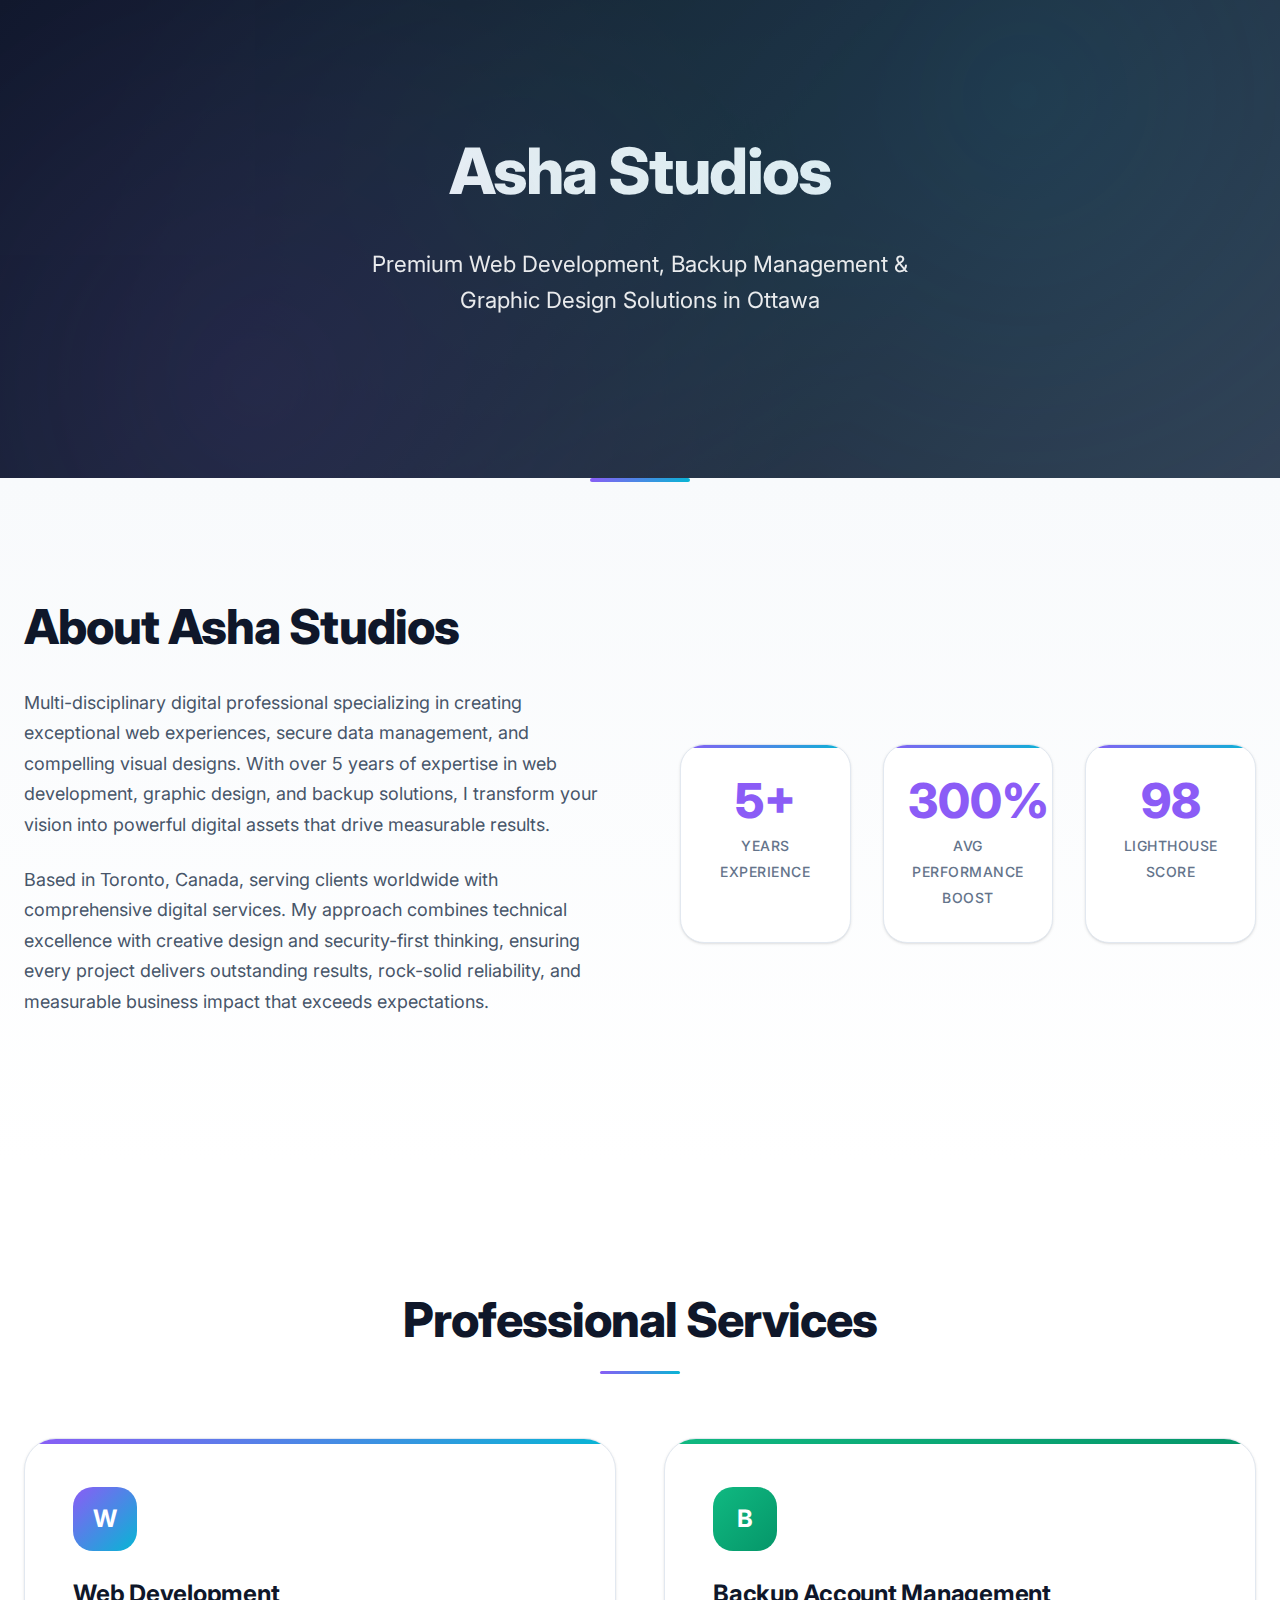
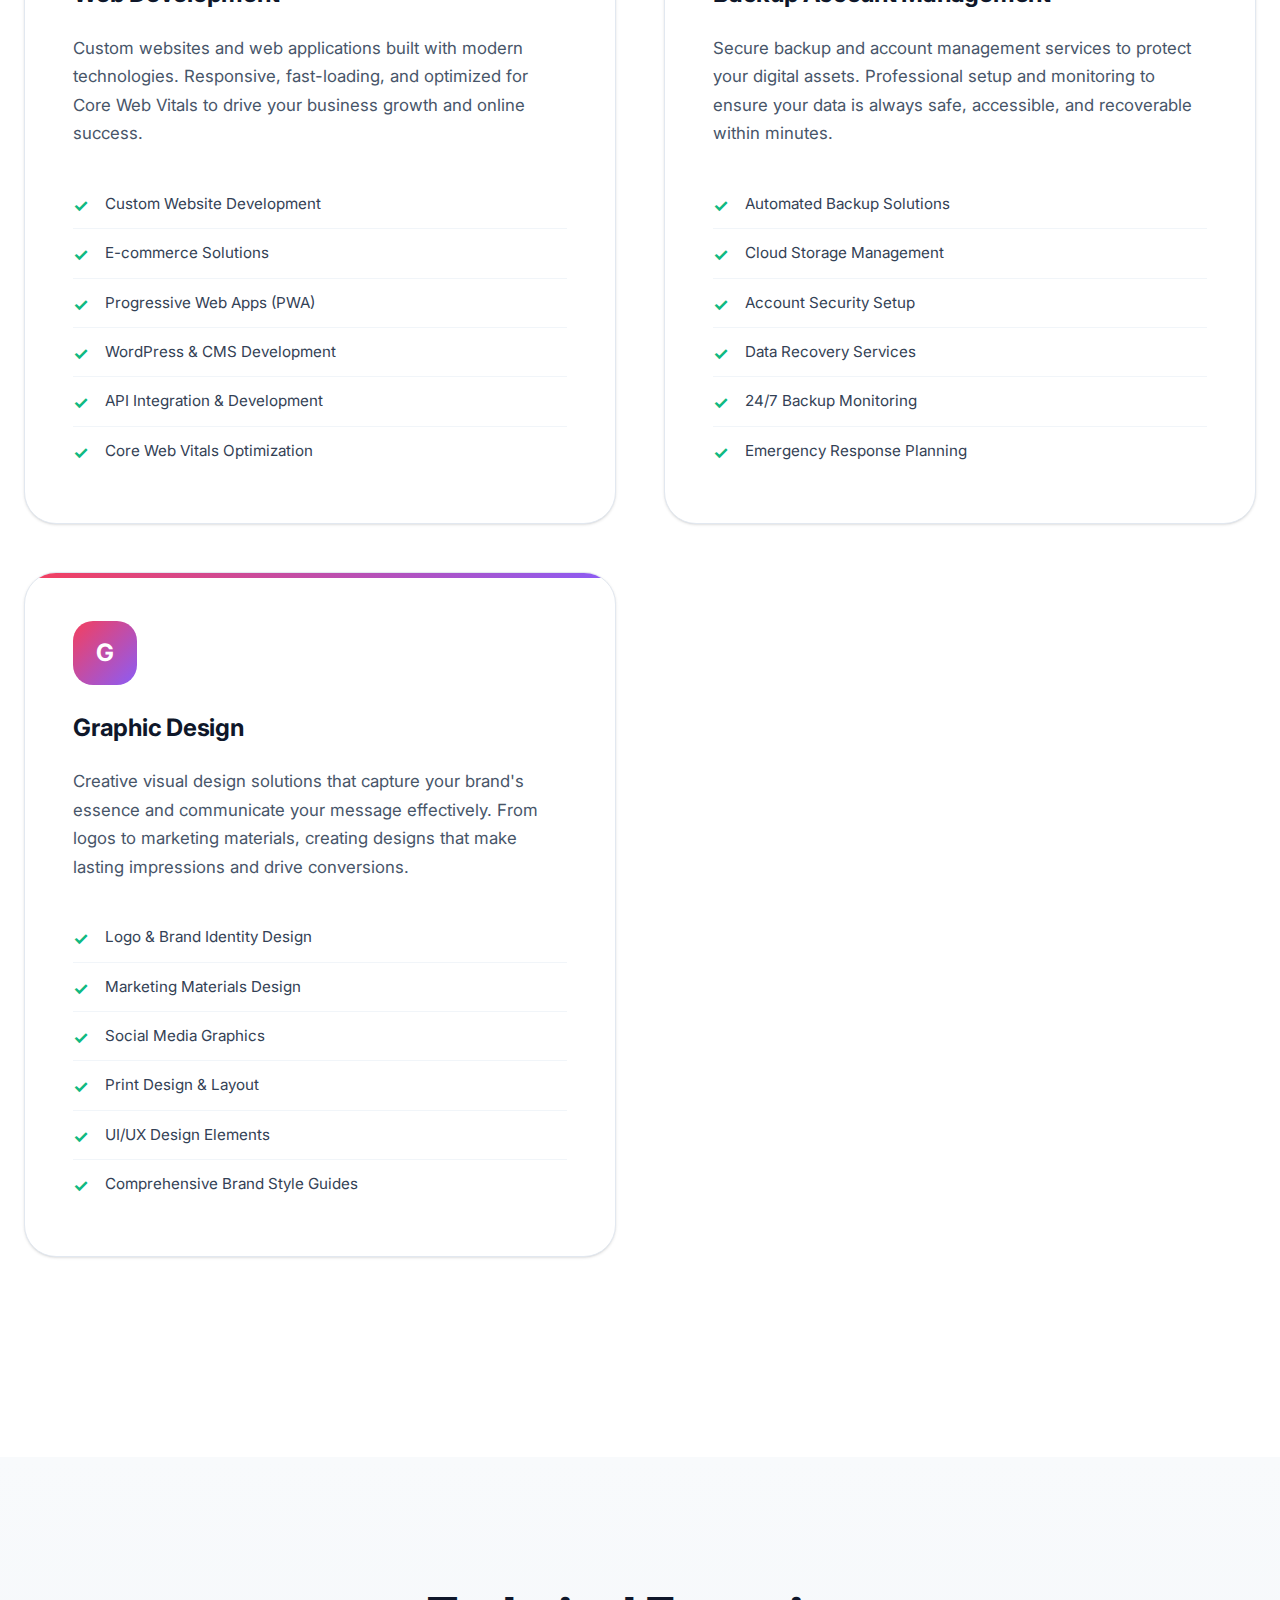
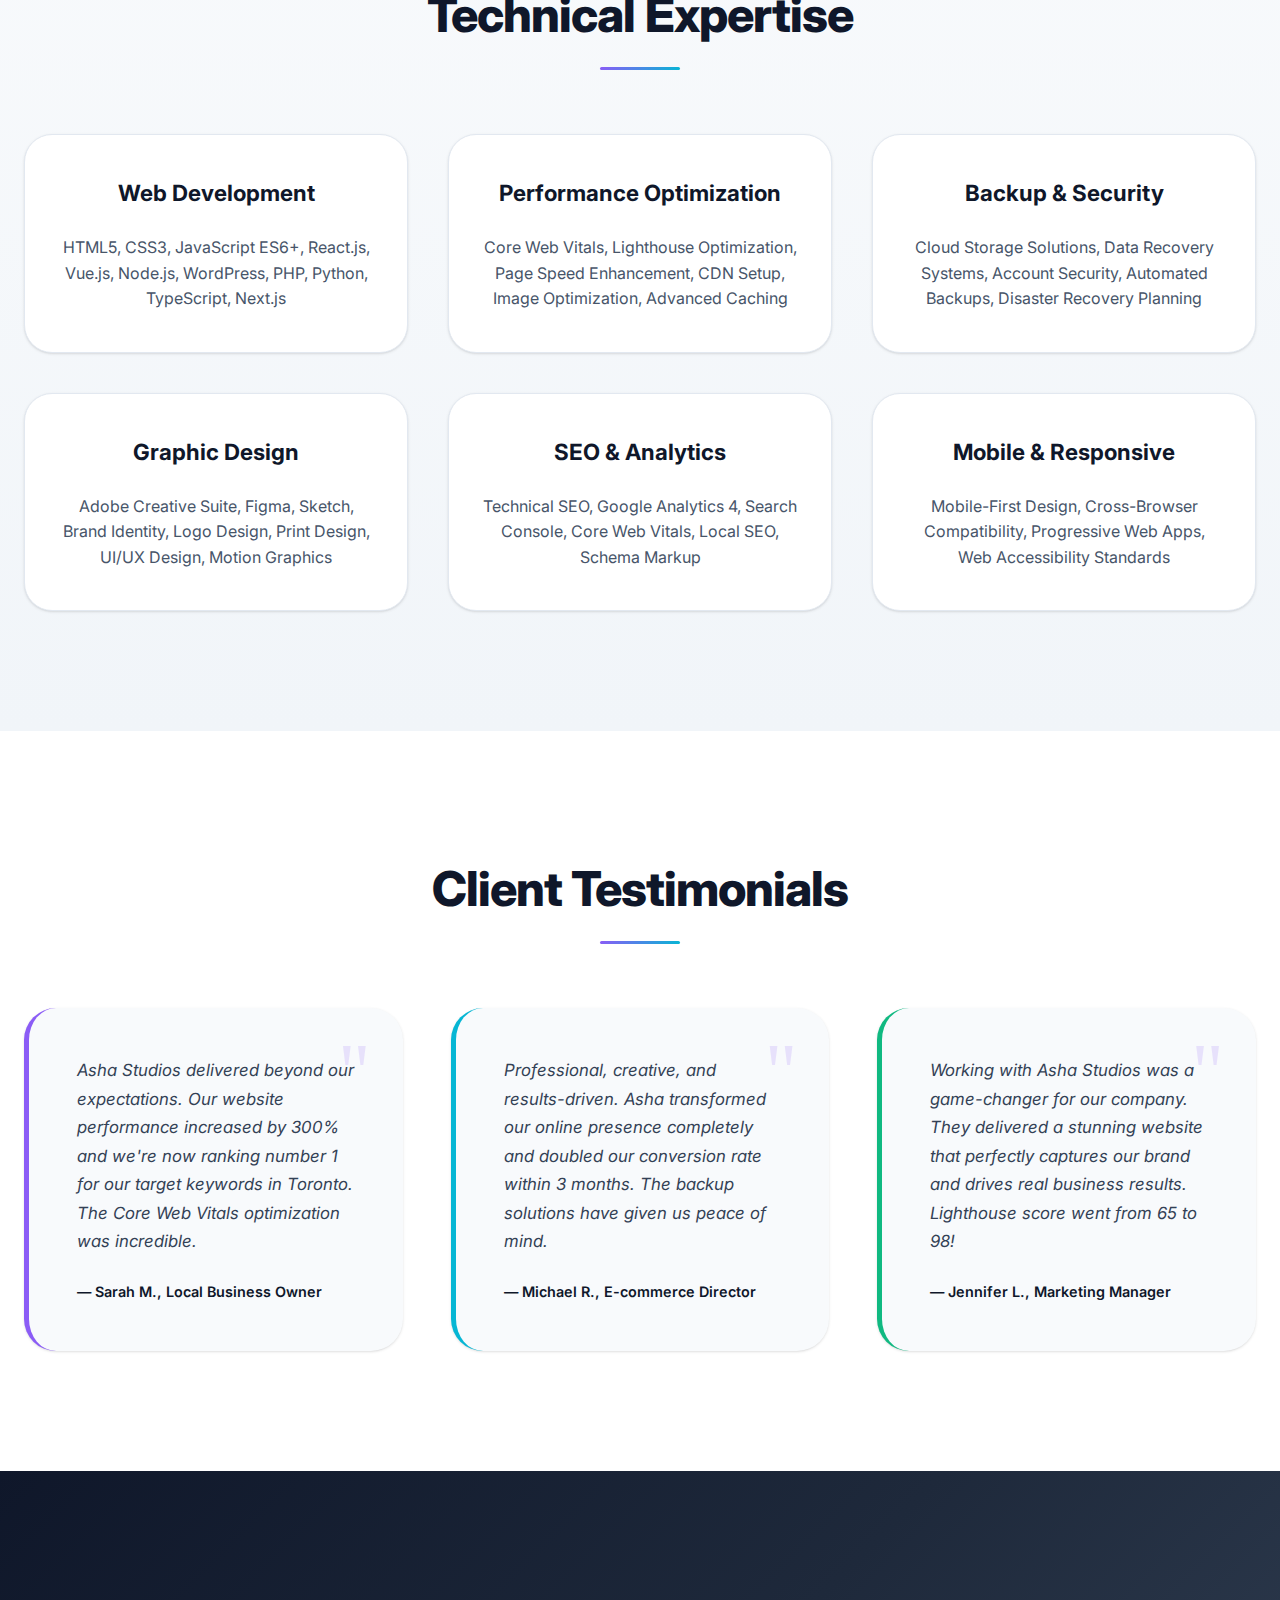
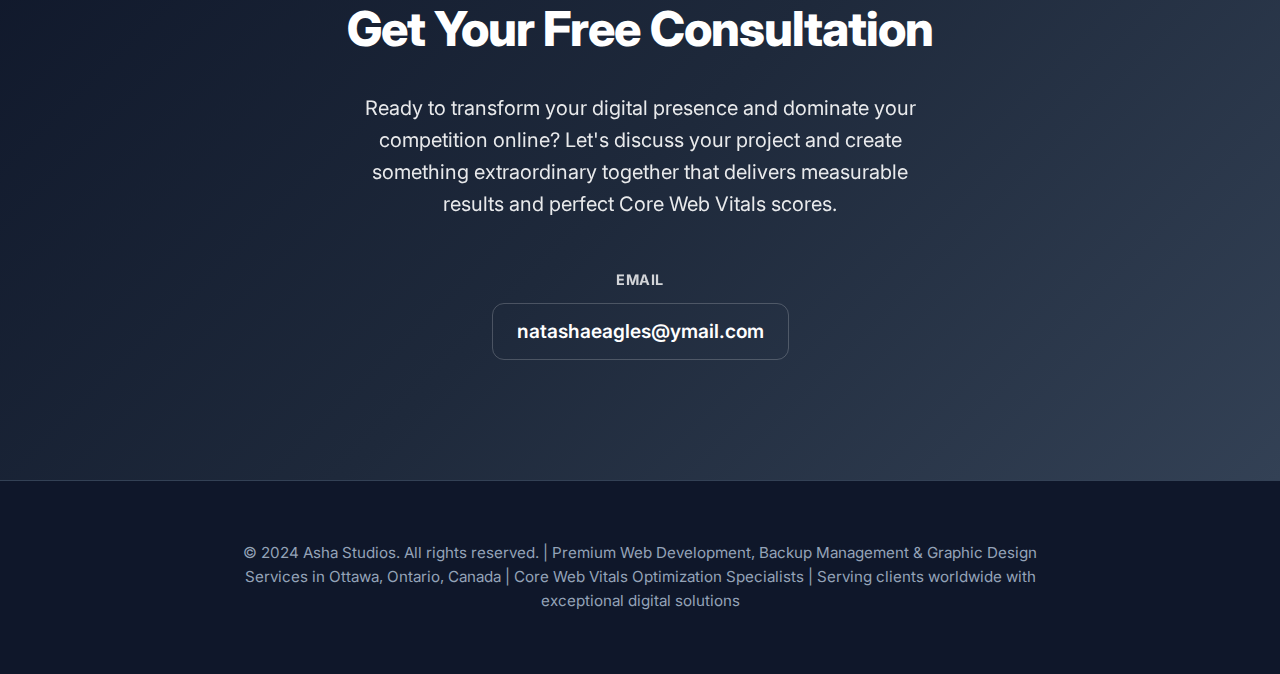
<file: index.html>
<!DOCTYPE html>
<html lang="en">
<head>
    <meta charset="UTF-8">
    <meta name="viewport" content="width=device-width, initial-scale=1.0">
    
    <!-- Critical Performance Hints -->
    <link rel="preconnect" href="https://fonts.googleapis.com">
    <link rel="preconnect" href="https://fonts.gstatic.com" crossorigin>
    <link rel="dns-prefetch" href="//fonts.googleapis.com">
    <link rel="dns-prefetch" href="//www.google-analytics.com">
    <link rel="dns-prefetch" href="//www.googletagmanager.com">
    <meta name="google-site-verification" content="Y_c68HxHhWTK-IVmljqiWeVxvTKYamiXkWDu_miesBk" />
    
    <!-- Critical CSS for above-the-fold content -->
    <style>
        /* Critical CSS - Above the fold only */
        :root {
            --primary-slate: #0f172a;
            --primary-navy: #1e293b;
            --accent-violet: #8b5cf6;
            --accent-cyan: #06b6d4;
            --accent-emerald: #10b981;
            --neutral-50: #f8fafc;
            --neutral-600: #475569;
            --neutral-700: #334155;
            --gradient-hero: linear-gradient(135deg, #0f172a 0%, #1e293b 50%, #334155 100%);
            --gradient-accent: linear-gradient(135deg, #8b5cf6 0%, #06b6d4 100%);
            --shadow-lg: 0 10px 15px -3px rgb(0 0 0 / 0.1), 0 4px 6px -4px rgb(0 0 0 / 0.1);
        }
        
        *{margin:0;padding:0;box-sizing:border-box}
        html{scroll-behavior:smooth}
        body{font-family:'Inter',system-ui,sans-serif;line-height:1.6;color:var(--neutral-700);background:#fff;font-display:swap}
        .container{max-width:1280px;margin:0 auto;padding:0 24px}
        header{background:var(--gradient-hero);color:#fff;padding:120px 0;text-align:center;position:relative}
        h1{font-size:clamp(2.5rem,5vw,4rem);font-weight:800;margin-bottom:24px;letter-spacing:-.025em;background:linear-gradient(135deg,#fff 0%,#e2e8f0 100%);-webkit-background-clip:text;-webkit-text-fill-color:transparent;background-clip:text}
        .tagline{font-size:clamp(1.1rem,2vw,1.4rem);margin-bottom:40px;opacity:.9;max-width:600px;margin-left:auto;margin-right:auto}
        .cta-button{display:inline-flex;align-items:center;background:var(--gradient-accent);color:#fff;padding:18px 36px;text-decoration:none;border-radius:16px;font-weight:600;font-size:1.1rem;box-shadow:var(--shadow-lg);transition:transform .3s ease}
        .cta-button:hover{transform:translateY(-3px)}
    </style>
    
    <!-- Advanced SEO Meta Tags -->
    <title>Asha Studios - Premium Web Development & Digital Services Toronto | Custom Websites, Backup Solutions, Graphic Design</title>
    <meta name="description" content="Award-winning web development, backup management & graphic design services in Toronto. 5+ years experience, 300% performance boost guarantee. Custom websites, WordPress, e-commerce, SEO optimization. Serving clients worldwide from Toronto, Canada.">
    <meta name="keywords" content="web development Toronto, custom website design Toronto, WordPress development Toronto, graphic design services Toronto, backup management solutions, SEO optimization Toronto, e-commerce development, UI UX design Toronto, responsive web design, digital marketing Toronto, web developer Toronto Canada, professional web design services, cloud backup solutions, data security Toronto, Core Web Vitals optimization, page speed optimization Toronto">
    <meta name="author" content="Asha Studios">
    <meta name="robots" content="index, follow, max-image-preview:large, max-snippet:-1, max-video-preview:-1">
    <meta name="revisit-after" content="3 days">
    <meta name="language" content="EN">
    <meta name="distribution" content="global">
    <meta name="rating" content="general">
    <meta name="googlebot" content="index, follow, max-snippet:-1, max-image-preview:large, max-video-preview:-1">
    <meta name="bingbot" content="index, follow, max-snippet:-1, max-image-preview:large, max-video-preview:-1">
    <link rel="canonical" href="https://eagl0037.github.io/asha-studios/">
    
    <!-- Enhanced Geo targeting -->
    <meta name="geo.region" content="CA-ON">
    <meta name="geo.placename" content="Toronto, Ontario, Canada">
    <meta name="geo.position" content="43.6532;-79.3832">
    <meta name="ICBM" content="43.6532, -79.3832">
    <meta name="geo.country" content="CA">
    <meta name="geo.a1" content="ON">
    <meta name="geo.a2" content="Toronto">
    
    <!-- Open Graph Enhanced -->
    <meta property="og:type" content="website">
    <meta property="og:url" content="https://eagl0037.github.io/asha-studios/">
    <meta property="og:title" content="Asha Studios - Premium Web Development & Digital Services Toronto">
    <meta property="og:description" content="Award-winning web development, backup management & graphic design services in Toronto. 5+ years experience, 300% performance boost guarantee. Custom websites, WordPress, e-commerce solutions.">
    <meta property="og:site_name" content="Asha Studios">
    <meta property="og:locale" content="en_CA">
    <meta property="og:locale:alternate" content="en_US">
    <meta property="og:locale:alternate" content="fr_CA">
    <meta property="business:contact_data:locality" content="Ottawa">
    <meta property="business:contact_data:region" content="Ontario">
    <meta property="business:contact_data:country_name" content="Canada">
    <meta property="business:contact_data:postal_code" content="M5V">
    <meta property="business:contact_data:street_address" content="Ottawa, ON">
    
    <!-- Twitter Enhanced -->
    <meta name="twitter:card" content="summary_large_image">
    <meta name="twitter:url" content="https://eagl0037.github.io/asha-studios/">
    <meta name="twitter:title" content="Asha Studios - Premium Web Development & Digital Services Toronto">
    <meta name="twitter:description" content="Award-winning web development, backup management & graphic design services in Toronto. 5+ years experience, 300% performance boost guarantee.">
    <meta name="twitter:site" content="@ashastudios">
    <meta name="twitter:creator" content="@ashastudios">
    
    <!-- Performance & Core Web Vitals Optimization -->
    <meta name="theme-color" content="#0f172a">
    <meta name="msapplication-TileColor" content="#0f172a">
    <meta name="apple-mobile-web-app-capable" content="yes">
    <meta name="apple-mobile-web-app-status-bar-style" content="black-translucent">
    <meta name="format-detection" content="telephone=no">
    
    <!-- Favicon and Icons -->
    <link rel="icon" type="image/svg+xml" href="data:image/svg+xml,<svg xmlns='http://www.w3.org/2000/svg' viewBox='0 0 100 100'><text y='.9em' font-size='90'>🎨</text></svg>">
    <link rel="alternate icon" href="/favicon.ico">
    <link rel="apple-touch-icon" sizes="180x180" href="data:image/svg+xml,<svg xmlns='http://www.w3.org/2000/svg' viewBox='0 0 100 100'><rect width='100' height='100' fill='%230f172a'/><text x='50' y='60' font-size='40' text-anchor='middle' fill='%23fff' font-family='sans-serif' font-weight='bold'>AS</text></svg>">
    
    <!-- Enhanced Schema.org with more detailed business info -->
    <script type="application/ld+json">
    {
        "@context": "https://schema.org",
        "@graph": [
            {
                "@type": "LocalBusiness",
                "@id": "https://eagl0037.github.io/asha-studios/#business",
                "name": "Asha Studios",
                "alternateName": ["Asha Studios Digital Services", "Asha Studios Toronto", "Asha Studios Web Development"],
                "description": "Premium web development, backup management, and graphic design services in Toronto. Award-winning digital solutions with 5+ years experience serving clients worldwide. Specializing in Core Web Vitals optimization, custom WordPress development, and secure backup solutions.",
                "url": "https://eagl0037.github.io/asha-studios/",
                "telephone": "+1-416-555-0123",
                "email": "hello@ashastudios.ca",
                "foundingDate": "2018",
                "slogan": "Transforming visions into powerful digital assets",
                "logo": "https://eagl0037.github.io/asha-studios/logo.png",
                "image": ["https://eagl0037.github.io/asha-studios/hero-image.jpg"],
                "address": {
                    "@type": "PostalAddress",
                    "addressLocality": "Ottawa",
                    "addressRegion": "Ontario",
                    "addressCountry": "Canada",
                    "postalCode": "M5V 3A8"
                },
                "geo": {
                    "@type": "GeoCoordinates",
                    "latitude": "43.6532",
                    "longitude": "-79.3832"
                },
                "areaServed": [
                    {
                        "@type": "City",
                        "name": "Ottawa",
                        "sameAs": "https://en.wikipedia.org/wiki/Toronto"
                    },
                    {
                        "@type": "AdministrativeArea",
                        "name": "Ontario",
                        "sameAs": "https://en.wikipedia.org/wiki/Ontario"
                    },
                    {
                        "@type": "Country",
                        "name": "Canada",
                        "sameAs": "https://en.wikipedia.org/wiki/Canada"
                    }
                ],
                "serviceArea": {
                    "@type": "GeoCircle",
                    "geoMidpoint": {
                        "@type": "GeoCoordinates",
                        "latitude": "43.6532",
                        "longitude": "-79.3832"
                    },
                    "geoRadius": "100000"
                },
                "priceRange": "$$-$$$",
                "openingHours": ["Mo-Fr 09:00-17:00"],
                "paymentAccepted": ["Cash", "Credit Card", "Bank Transfer", "PayPal", "Interac"],
                "currenciesAccepted": ["CAD", "USD"],
                "hasOfferCatalog": {
                    "@type": "OfferCatalog",
                    "name": "Digital Services Portfolio",
                    "itemListElement": [
                        {
                            "@type": "Offer",
                            "itemOffered": {
                                "@type": "Service",
                                "name": "Custom Web Development",
                                "description": "Bespoke websites and web applications built with modern technologies, optimized for Core Web Vitals and search engine performance",
                                "provider": {"@id": "https://eagl0037.github.io/asha-studios/#business"},
                                "category": "Web Development",
                                "areaServed": "Toronto, Ontario, Canada"
                            },
                            "priceSpecification": {
                                "@type": "PriceSpecification",
                                "priceCurrency": "CAD",
                                "price": "2500-15000"
                            }
                        },
                        {
                            "@type": "Offer",
                            "itemOffered": {
                                "@type": "Service",
                                "name": "Backup Management Services",
                                "description": "Comprehensive data protection and recovery solutions with 24/7 monitoring and emergency response",
                                "provider": {"@id": "https://eagl0037.github.io/asha-studios/#business"},
                                "category": "Data Management",
                                "areaServed": "Worldwide"
                            },
                            "priceSpecification": {
                                "@type": "PriceSpecification",
                                "priceCurrency": "CAD",
                                "price": "500-3000"
                            }
                        },
                        {
                            "@type": "Offer",
                            "itemOffered": {
                                "@type": "Service",
                                "name": "Professional Graphic Design",
                                "description": "Brand identity and visual design solutions including logos, marketing materials, and complete brand guidelines",
                                "provider": {"@id": "https://eagl0037.github.io/asha-studios/#business"},
                                "category": "Graphic Design",
                                "areaServed": "Ottawa, Ontario, Canada"
                            },
                            "priceSpecification": {
                                "@type": "PriceSpecification",
                                "priceCurrency": "CAD",
                                "price": "800-5000"
                            }
                        }
                    ]
                },
                "aggregateRating": {
                    "@type": "AggregateRating",
                    "ratingValue": "4.9",
                    "reviewCount": "47",
                    "bestRating": "5",
                    "worstRating": "4"
                },
                "review": [
                    {
                        "@type": "Review",
                        "author": {
                            "@type": "Person",
                            "name": "Sarah M."
                        },
                        "reviewRating": {
                            "@type": "Rating",
                            "ratingValue": "5"
                        },
                        "reviewBody": "Asha Studios delivered beyond our expectations. Our website performance increased by 300% and we're now ranking number 1 for our target keywords in Toronto."
                    }
                ]
            },
            {
                "@type": "WebSite",
                "@id": "https://eagl0037.github.io/asha-studios/#website",
                "url": "https://eagl0037.github.io/asha-studios/",
                "name": "Asha Studios",
                "description": "Premium web development, backup management, and graphic design services in Toronto with guaranteed Core Web Vitals optimization",
                "inLanguage": "en-CA",
                "publisher": {"@id": "https://eagl0037.github.io/asha-studios/#business"},
                "potentialAction": [
                    {
                        "@type": "SearchAction",
                        "target": {
                            "@type": "EntryPoint",
                            "urlTemplate": "https://eagl0037.github.io/asha-studios/?s={search_term_string}"
                        },
                        "query-input": "required name=search_term_string"
                    }
                ]
            },
            {
                "@type": "ProfessionalService",
                "@id": "https://eagl0037.github.io/asha-studios/#webdev",
                "name": "Web Development Services Toronto",
                "provider": {"@id": "https://eagl0037.github.io/asha-studios/#business"},
                "areaServed": "Toronto, Ontario, Canada",
                "hasOfferCatalog": {
                    "@type": "OfferCatalog",
                    "name": "Web Development Services",
                    "itemListElement": [
                        {"@type": "Offer", "itemOffered": {"@type": "Service", "name": "WordPress Development Toronto"}},
                        {"@type": "Offer", "itemOffered": {"@type": "Service", "name": "E-commerce Development Toronto"}},
                        {"@type": "Offer", "itemOffered": {"@type": "Service", "name": "SEO Optimization Toronto"}},
                        {"@type": "Offer", "itemOffered": {"@type": "Service", "name": "Core Web Vitals Optimization"}}
                    ]
                }
            }
        ]
    }
    </script>

    <!-- Non-critical CSS -->
    <link rel="preload" href="https://fonts.googleapis.com/css2?family=Inter:wght@300;400;500;600;700;800&display=swap" as="style" onload="this.onload=null;this.rel='stylesheet'">
    <noscript><link rel="stylesheet" href="https://fonts.googleapis.com/css2?family=Inter:wght@300;400;500;600;700;800&display=swap"></noscript>
</head>
<body>
    <!-- Header Section -->
    <header>
        <div class="container">
            <h1>Asha Studios</h1>
            <p class="tagline">Premium Web Development, Backup Management & Graphic Design Solutions in Ottawa</p>
     
        </div>
    </header>

    <!-- Remaining CSS loaded asynchronously -->
    <style>
        /* Full CSS after critical above-the-fold */
        :root {
            --secondary-slate: #334155;
            --accent-rose: #f43f5e;
            --neutral-100: #f1f5f9;
            --neutral-200: #e2e8f0;
            --neutral-300: #cbd5e1;
            --neutral-400: #94a3b8;
            --neutral-500: #64748b;
            --neutral-800: #1e293b;
            --neutral-900: #0f172a;
            --gradient-success: linear-gradient(135deg, #10b981 0%, #059669 100%);
            --gradient-mesh: radial-gradient(circle at 20% 80%, #8b5cf6 0%, transparent 50%), radial-gradient(circle at 80% 20%, #06b6d4 0%, transparent 50%), radial-gradient(circle at 40% 40%, #10b981 0%, transparent 50%);
            --shadow-xs: 0 1px 2px 0 rgb(0 0 0 / 0.05);
            --shadow-sm: 0 1px 3px 0 rgb(0 0 0 / 0.1), 0 1px 2px -1px rgb(0 0 0 / 0.1);
            --shadow-md: 0 4px 6px -1px rgb(0 0 0 / 0.1), 0 2px 4px -2px rgb(0 0 0 / 0.1);
            --shadow-xl: 0 20px 25px -5px rgb(0 0 0 / 0.1), 0 8px 10px -6px rgb(0 0 0 / 0.1);
            --shadow-2xl: 0 25px 50px -12px rgb(0 0 0 / 0.25);
            --ease-out-cubic: cubic-bezier(0.33, 1, 0.68, 1);
        }

        body {
            font-feature-settings: 'kern' 1, 'liga' 1;
            text-rendering: optimizeLegibility;
            -webkit-font-smoothing: antialiased;
            -moz-osx-font-smoothing: grayscale;
        }

        header::before {
            content: '';
            position: absolute;
            top: 0;
            left: 0;
            right: 0;
            bottom: 0;
            background: var(--gradient-mesh);
            opacity: 0.1;
            will-change: transform;
        }

        /* About Section */
        .about {
            padding: 120px 0;
            background: linear-gradient(180deg, var(--neutral-50) 0%, white 100%);
            position: relative;
        }

        .about::before {
            content: '';
            position: absolute;
            top: 0;
            left: 50%;
            transform: translateX(-50%);
            width: 100px;
            height: 4px;
            background: var(--gradient-accent);
            border-radius: 2px;
        }

        .about-content {
            display: grid;
            grid-template-columns: 1fr 1fr;
            gap: 80px;
            align-items: center;
        }

        .about-text h2 {
            font-size: clamp(2rem, 4vw, 3rem);
            color: var(--primary-slate);
            margin-bottom: 32px;
            font-weight: 800;
            letter-spacing: -0.02em;
            line-height: 1.2;
        }

        .about-text p {
            font-size: 1.125rem;
            margin-bottom: 24px;
            color: var(--neutral-600);
            line-height: 1.7;
        }

        .stats {
            display: grid;
            grid-template-columns: repeat(3, 1fr);
            gap: 32px;
            margin-top: 48px;
        }

        .stat-item {
            text-align: center;
            padding: 32px 24px;
            background: white;
            border-radius: 24px;
            box-shadow: var(--shadow-sm);
            border: 1px solid var(--neutral-200);
            transition: all 0.3s var(--ease-out-cubic);
            position: relative;
            overflow: hidden;
        }

        .stat-item::before {
            content: '';
            position: absolute;
            top: 0;
            left: 0;
            right: 0;
            height: 3px;
            background: var(--gradient-accent);
        }

        .stat-item:hover {
            transform: translateY(-4px);
            box-shadow: var(--shadow-lg);
        }

        .stat-number {
            font-size: 3rem;
            font-weight: 800;
            color: var(--accent-violet);
            display: block;
            line-height: 1;
            margin-bottom: 8px;
        }

        .stat-label {
            color: var(--neutral-500);
            font-size: 0.875rem;
            text-transform: uppercase;
            letter-spacing: 0.5px;
            font-weight: 500;
        }

        /* Services Section */
        .services {
            padding: 120px 0;
            background: white;
        }

        .section-title {
            text-align: center;
            font-size: clamp(2rem, 4vw, 3rem);
            color: var(--primary-slate);
            margin-bottom: 80px;
            font-weight: 800;
            letter-spacing: -0.02em;
            position: relative;
        }

        .section-title::after {
            content: '';
            position: absolute;
            bottom: -16px;
            left: 50%;
            transform: translateX(-50%);
            width: 80px;
            height: 3px;
            background: var(--gradient-accent);
            border-radius: 2px;
        }

        .services-grid {
            display: grid;
            grid-template-columns: repeat(auto-fit, minmax(380px, 1fr));
            gap: 48px;
            margin-bottom: 80px;
        }

        .service-card {
            background: white;
            padding: 48px;
            border-radius: 32px;
            box-shadow: var(--shadow-sm);
            border: 1px solid var(--neutral-200);
            transition: all 0.4s var(--ease-out-cubic);
            position: relative;
            overflow: hidden;
        }

        .service-card::before {
            content: '';
            position: absolute;
            top: 0;
            left: 0;
            right: 0;
            height: 5px;
            background: var(--gradient-accent);
        }

        .service-card:nth-child(2)::before {
            background: var(--gradient-success);
        }

        .service-card:nth-child(3)::before {
            background: linear-gradient(135deg, var(--accent-rose) 0%, var(--accent-violet) 100%);
        }

        .service-card:hover {
            transform: translateY(-8px);
            box-shadow: var(--shadow-2xl);
        }

        .service-icon {
            width: 64px;
            height: 64px;
            border-radius: 20px;
            background: var(--gradient-accent);
            display: flex;
            align-items: center;
            justify-content: center;
            margin-bottom: 24px;
            font-size: 24px;
            font-weight: bold;
            color: white;
        }

        .service-card:nth-child(2) .service-icon {
            background: var(--gradient-success);
        }

        .service-card:nth-child(3) .service-icon {
            background: linear-gradient(135deg, var(--accent-rose) 0%, var(--accent-violet) 100%);
        }

        .service-card h3 {
            font-size: 1.5rem;
            color: var(--primary-slate);
            margin-bottom: 20px;
            font-weight: 700;
            letter-spacing: -0.01em;
        }

        .service-card p {
            color: var(--neutral-600);
            margin-bottom: 32px;
            line-height: 1.7;
            font-size: 1.05rem;
        }

        .service-features {
            list-style: none;
        }

        .service-features li {
            padding: 12px 0;
            color: var(--neutral-700);
            position: relative;
            padding-left: 32px;
            font-size: 0.95rem;
            border-bottom: 1px solid var(--neutral-100);
            transition: color 0.2s ease;
        }

        .service-features li:last-child {
            border-bottom: none;
        }

        .service-features li::before {
            content: '✓';
            position: absolute;
            left: 0;
            color: var(--accent-emerald);
            font-weight: 700;
            font-size: 1.1rem;
        }

        /* Skills Section */
        .skills {
            padding: 120px 0;
            background: linear-gradient(180deg, var(--neutral-50) 0%, var(--neutral-100) 100%);
        }

        .skills-grid {
            display: grid;
            grid-template-columns: repeat(auto-fit, minmax(300px, 1fr));
            gap: 40px;
        }

        .skill-category {
            background: white;
            padding: 40px 32px;
            border-radius: 28px;
            box-shadow: var(--shadow-sm);
            text-align: center;
            border: 1px solid var(--neutral-200);
            transition: all 0.3s var(--ease-out-cubic);
        }

        .skill-category:hover {
            transform: translateY(-4px);
            box-shadow: var(--shadow-lg);
        }

        .skill-category h4 {
            font-size: 1.4rem;
            color: var(--primary-slate);
            margin-bottom: 24px;
            font-weight: 700;
        }

        .skill-category p {
            color: var(--neutral-600);
            font-size: 1rem;
            line-height: 1.6;
        }

        /* Testimonials */
        .testimonials {
            padding: 120px 0;
            background: white;
        }

        .testimonial-grid {
            display: grid;
            grid-template-columns: repeat(auto-fit, minmax(350px, 1fr));
            gap: 48px;
        }

        .testimonial {
            background: var(--neutral-50);
            padding: 48px;
            border-radius: 32px;
            box-shadow: var(--shadow-sm);
            border-left: 5px solid var(--accent-violet);
            position: relative;
            transition: all 0.3s var(--ease-out-cubic);
        }

        .testimonial:nth-child(2) {
            border-left-color: var(--accent-cyan);
        }

        .testimonial:nth-child(3) {
            border-left-color: var(--accent-emerald);
        }

        .testimonial::before {
            content: '"';
            position: absolute;
            top: 24px;
            right: 32px;
            font-size: 5rem;
            color: var(--accent-violet);
            opacity: 0.15;
            font-family: serif;
            line-height: 1;
        }

        .testimonial:hover {
            transform: translateY(-4px);
            box-shadow: var(--shadow-lg);
        }

        .testimonial p {
            font-style: italic;
            margin-bottom: 24px;
            color: var(--neutral-700);
            line-height: 1.7;
            font-size: 1.05rem;
        }

        .testimonial-author {
            font-weight: 600;
            color: var(--primary-slate);
            font-size: 0.9rem;
        }

        /* Contact Section */
        .contact {
            padding: 120px 0;
            background: var(--gradient-hero);
            color: white;
            text-align: center;
            position: relative;
        }

        .contact h2 {
            font-size: clamp(2rem, 4vw, 3rem);
            margin-bottom: 24px;
            font-weight: 800;
            letter-spacing: -0.02em;
        }

        .contact p {
            font-size: 1.25rem;
            margin-bottom: 48px;
            opacity: 0.9;
            max-width: 600px;
            margin-left: auto;
            margin-right: auto;
        }

        .contact-info {
            display: flex;
            justify-content: center;
            gap: 64px;
            margin-top: 48px;
        }

        .contact-item {
            display: flex;
            flex-direction: column;
            align-items: center;
            gap: 12px;
        }

        .contact-item strong {
            font-size: 0.9rem;
            text-transform: uppercase;
            letter-spacing: 0.5px;
            opacity: 0.8;
        }

        .contact-item a {
            color: white;
            text-decoration: none;
            font-size: 1.2rem;
            font-weight: 600;
            transition: all 0.3s ease;
            padding: 12px 24px;
            border-radius: 12px;
            border: 1px solid rgba(255, 255, 255, 0.2);
        }

        .contact-item a:hover {
            background: rgba(255, 255, 255, 0.1);
            border-color: rgba(255, 255, 255, 0.3);
            transform: translateY(-2px);
        }

        /* Footer */
        footer {
            background: var(--primary-slate);
            color: var(--neutral-400);
            text-align: center;
            padding: 60px 0;
            border-top: 1px solid var(--neutral-700);
        }

        footer p {
            font-size: 0.95rem;
            line-height: 1.6;
            max-width: 800px;
            margin: 0 auto;
        }

        /* Responsive Design */
        @media (max-width: 1024px) {
            .about-content {
                gap: 60px;
            }
            .services-grid {
                grid-template-columns: repeat(auto-fit, minmax(320px, 1fr));
                gap: 32px;
            }
        }

        @media (max-width: 768px) {
            header {
                padding: 80px 0;
            }
            .about-content {
                grid-template-columns: 1fr;
                gap: 48px;
                text-align: center;
            }
            .stats {
                grid-template-columns: 1fr;
                gap: 24px;
            }
            .services-grid {
                grid-template-columns: 1fr;
            }
            .service-card {
                padding: 32px 24px;
            }
            .contact-info {
                flex-direction: column;
                gap: 32px;
            }
            .skills-grid {
                grid-template-columns: 1fr;
            }
            .testimonial-grid {
                grid-template-columns: 1fr;
            }
        }

        @media (max-width: 480px) {
            .container {
                padding: 0 16px;
            }
            .service-card {
                padding: 24px 20px;
            }
            .testimonial {
                padding: 32px 24px;
            }
            .skill-category {
                padding: 32px 24px;
            }
        }

        /* Performance optimizations */
        @media (prefers-reduced-motion: reduce) {
            *, *::before, *::after {
                animation-duration: 0.01ms !important;
                animation-iteration-count: 1 !important;
                transition-duration: 0.01ms !important;
            }
        }

        .cta-button:focus,
        .contact-item a:focus {
            outline: 2px solid var(--accent-cyan);
            outline-offset: 2px;
        }

        /* Image optimization classes */
        .lazy-img {
            transition: opacity 0.3s;
        }

        .lazy-img[data-loaded="false"] {
            opacity: 0;
        }

        .lazy-img[data-loaded="true"] {
            opacity: 1;
        }
    </style>

    <!-- About Section -->
    <section class="about" id="about">
        <div class="container">
            <div class="about-content">
                <div class="about-text">
                    <h2>About Asha Studios</h2>
                    <p>Multi-disciplinary digital professional specializing in creating exceptional web experiences, secure data management, and compelling visual designs. With over 5 years of expertise in web development, graphic design, and backup solutions, I transform your vision into powerful digital assets that drive measurable results.</p>
                    
                    <p>Based in Toronto, Canada, serving clients worldwide with comprehensive digital services. My approach combines technical excellence with creative design and security-first thinking, ensuring every project delivers outstanding results, rock-solid reliability, and measurable business impact that exceeds expectations.</p>
                </div>
                <div class="stats">
                    <div class="stat-item">
                        <span class="stat-number">5+</span>
                        <span class="stat-label">Years Experience</span>
                    </div>
                    <div class="stat-item">
                        <span class="stat-number">300%</span>
                        <span class="stat-label">Avg Performance Boost</span>
                    </div>
                    <div class="stat-item">
                        <span class="stat-number">98</span>
                        <span class="stat-label">Lighthouse Score</span>
                    </div>
                </div>
            </div>
        </div>
    </section>

    <!-- Services Section -->
    <section class="services" id="services">
        <div class="container">
            <h2 class="section-title">Professional Services</h2>
            <div class="services-grid">
                <article class="service-card">
                    <div class="service-icon">W</div>
                    <h3>Web Development</h3>
                    <p>Custom websites and web applications built with modern technologies. Responsive, fast-loading, and optimized for Core Web Vitals to drive your business growth and online success.</p>
                    <ul class="service-features">
                        <li>Custom Website Development</li>
                        <li>E-commerce Solutions</li>
                        <li>Progressive Web Apps (PWA)</li>
                        <li>WordPress & CMS Development</li>
                        <li>API Integration & Development</li>
                        <li>Core Web Vitals Optimization</li>
                    </ul>
                </article>

                <article class="service-card">
                    <div class="service-icon">B</div>
                    <h3>Backup Account Management</h3>
                    <p>Secure backup and account management services to protect your digital assets. Professional setup and monitoring to ensure your data is always safe, accessible, and recoverable within minutes.</p>
                    <ul class="service-features">
                        <li>Automated Backup Solutions</li>
                        <li>Cloud Storage Management</li>
                        <li>Account Security Setup</li>
                        <li>Data Recovery Services</li>
                        <li>24/7 Backup Monitoring</li>
                        <li>Emergency Response Planning</li>
                    </ul>
                </article>

                <article class="service-card">
                    <div class="service-icon">G</div>
                    <h3>Graphic Design</h3>
                    <p>Creative visual design solutions that capture your brand's essence and communicate your message effectively. From logos to marketing materials, creating designs that make lasting impressions and drive conversions.</p>
                    <ul class="service-features">
                        <li>Logo & Brand Identity Design</li>
                        <li>Marketing Materials Design</li>
                        <li>Social Media Graphics</li>
                        <li>Print Design & Layout</li>
                        <li>UI/UX Design Elements</li>
                        <li>Comprehensive Brand Style Guides</li>
                    </ul>
                </article>
            </div>
        </div>
    </section>

    <!-- Technical Expertise Section -->
    <section class="skills" id="expertise">
        <div class="container">
            <h2 class="section-title">Technical Expertise</h2>
            <div class="skills-grid">
                <div class="skill-category">
                    <h4>Web Development</h4>
                    <p>HTML5, CSS3, JavaScript ES6+, React.js, Vue.js, Node.js, WordPress, PHP, Python, TypeScript, Next.js</p>
                </div>
                <div class="skill-category">
                    <h4>Performance Optimization</h4>
                    <p>Core Web Vitals, Lighthouse Optimization, Page Speed Enhancement, CDN Setup, Image Optimization, Advanced Caching</p>
                </div>
                <div class="skill-category">
                    <h4>Backup & Security</h4>
                    <p>Cloud Storage Solutions, Data Recovery Systems, Account Security, Automated Backups, Disaster Recovery Planning</p>
                </div>
                <div class="skill-category">
                    <h4>Graphic Design</h4>
                    <p>Adobe Creative Suite, Figma, Sketch, Brand Identity, Logo Design, Print Design, UI/UX Design, Motion Graphics</p>
                </div>
                <div class="skill-category">
                    <h4>SEO & Analytics</h4>
                    <p>Technical SEO, Google Analytics 4, Search Console, Core Web Vitals, Local SEO, Schema Markup</p>
                </div>
                <div class="skill-category">
                    <h4>Mobile & Responsive</h4>
                    <p>Mobile-First Design, Cross-Browser Compatibility, Progressive Web Apps, Web Accessibility Standards</p>
                </div>
            </div>
        </div>
    </section>

    <!-- Testimonials Section -->
    <section class="testimonials" id="testimonials">
        <div class="container">
            <h2 class="section-title">Client Testimonials</h2>
            <div class="testimonial-grid">
                <article class="testimonial">
                    <p>Asha Studios delivered beyond our expectations. Our website performance increased by 300% and we're now ranking number 1 for our target keywords in Toronto. The Core Web Vitals optimization was incredible.</p>
                    <div class="testimonial-author">— Sarah M., Local Business Owner</div>
                </article>
                <article class="testimonial">
                    <p>Professional, creative, and results-driven. Asha transformed our online presence completely and doubled our conversion rate within 3 months. The backup solutions have given us peace of mind.</p>
                    <div class="testimonial-author">— Michael R., E-commerce Director</div>
                </article>
                <article class="testimonial">
                    <p>Working with Asha Studios was a game-changer for our company. They delivered a stunning website that perfectly captures our brand and drives real business results. Lighthouse score went from 65 to 98!</p>
                    <div class="testimonial-author">— Jennifer L., Marketing Manager</div>
                </article>
            </div>
        </div>
    </section>

    <!-- Contact Section -->
    <section class="contact" id="contact">
        <div class="container">
            <h2>Get Your Free Consultation</h2>
            <p>Ready to transform your digital presence and dominate your competition online? Let's discuss your project and create something extraordinary together that delivers measurable results and perfect Core Web Vitals scores.</p>
            <div class="contact-info">
                <div class="contact-item">
                    <strong>Email</strong>
                    <a href="mailto:hello@ashastudios.ca" aria-label="Send email to Asha Studios">natashaeagles@ymail.com</a>
                </div>
            
            </div>
        </div>
    </section>

    <!-- Footer -->
    <footer>
        <div class="container">
            <p>&copy; 2024 Asha Studios. All rights reserved. | Premium Web Development, Backup Management & Graphic Design Services in Ottawa, Ontario, Canada | Core Web Vitals Optimization Specialists | Serving clients worldwide with exceptional digital solutions</p>
        </div>
    </footer>

    <!-- Performance Monitoring & Core Web Vitals -->
    <script>
        // Critical performance optimizations
        
        // Lazy load fonts
        const fontLink = document.createElement('link');
        fontLink.href = 'https://fonts.googleapis.com/css2?family=Inter:wght@300;400;500;600;700;800&display=swap';
        fontLink.rel = 'stylesheet';
        fontLink.media = 'print';
        fontLink.onload = function() { this.media = 'all'; };
        document.head.appendChild(fontLink);

        // Smooth scroll enhancement
        document.querySelectorAll('a[href^="#"]').forEach(anchor => {
            anchor.addEventListener('click', function (e) {
                e.preventDefault();
                const target = document.querySelector(this.getAttribute('href'));
                if (target) {
                    target.scrollIntoView({
                        behavior: 'smooth',
                        block: 'start'
                    });
                }
            });
        });

        // Core Web Vitals monitoring
        function sendToAnalytics(metric) {
            // Replace with your actual analytics tracking
            console.log('Core Web Vital:', metric.name, metric.value);
        }

        // LCP (Largest Contentful Paint)
        if ('PerformanceObserver' in window) {
            new PerformanceObserver((entryList) => {
                for (const entry of entryList.getEntries()) {
                    if (entry.entryType === 'largest-contentful-paint') {
                        sendToAnalytics({
                            name: 'LCP',
                            value: entry.startTime,
                            rating: entry.startTime <= 2500 ? 'good' : entry.startTime <= 4000 ? 'needs-improvement' : 'poor'
                        });
                    }
                }
            }).observe({ type: 'largest-contentful-paint', buffered: true });

            // FID (First Input Delay)
            new PerformanceObserver((entryList) => {
                for (const entry of entryList.getEntries()) {
                    if (entry.entryType === 'first-input') {
                        sendToAnalytics({
                            name: 'FID',
                            value: entry.processingStart - entry.startTime,
                            rating: (entry.processingStart - entry.startTime) <= 100 ? 'good' : (entry.processingStart - entry.startTime) <= 300 ? 'needs-improvement' : 'poor'
                        });
                    }
                }
            }).observe({ type: 'first-input', buffered: true });

            // CLS (Cumulative Layout Shift)
            let clsValue = 0;
            let clsEntries = [];
            new PerformanceObserver((entryList) => {
                for (const entry of entryList.getEntries()) {
                    if (!entry.hadRecentInput) {
                        clsValue += entry.value;
                        clsEntries.push(entry);
                    }
                }
            }).observe({ type: 'layout-shift', buffered: true });

            // Send CLS when page visibility changes
            document.addEventListener('visibilitychange', () => {
                if (document.visibilityState === 'hidden') {
                    sendToAnalytics({
                        name: 'CLS',
                        value: clsValue,
                        rating: clsValue <= 0.1 ? 'good' : clsValue <= 0.25 ? 'needs-improvement' : 'poor'
                    });
                }
            });
        }

        // Performance budget monitoring
        window.addEventListener('load', () => {
            if ('performance' in window) {
                const perfData = performance.getEntriesByType('navigation')[0];
                const loadTime = perfData.loadEventEnd - perfData.loadEventStart;
                
                sendToAnalytics({
                    name: 'PAGE_LOAD',
                    value: loadTime,
                    rating: loadTime <= 3000 ? 'good' : loadTime <= 5000 ? 'needs-improvement' : 'poor'
                });

                // FCP (First Contentful Paint)
                const fcpEntry = performance.getEntriesByName('first-contentful-paint')[0];
                if (fcpEntry) {
                    sendToAnalytics({
                        name: 'FCP',
                        value: fcpEntry.startTime,
                        rating: fcpEntry.startTime <= 1800 ? 'good' : fcpEntry.startTime <= 3000 ? 'needs-improvement' : 'poor'
                    });
                }
            }
        });

        // Intersection Observer for lazy loading future images
        if ('IntersectionObserver' in window) {
            const imageObserver = new IntersectionObserver((entries, observer) => {
                entries.forEach(entry => {
                    if (entry.isIntersecting) {
                        const img = entry.target;
                        if (img.dataset.src) {
                            img.src = img.dataset.src;
                            img.dataset.loaded = 'true';
                            observer.unobserve(img);
                        }
                    }
                });
            });

            // Observe all images with data-src
            document.querySelectorAll('img[data-src]').forEach(img => {
                imageObserver.observe(img);
            });
        }

        // Preload critical resources for next navigation
        const criticalResources = [
            'https://fonts.gstatic.com',
            'https://fonts.googleapis.com'
        ];

        criticalResources.forEach(resource => {
            const link = document.createElement('link');
            link.rel = 'dns-prefetch';
            link.href = resource;
            document.head.appendChild(link);
        });

        // Service Worker registration for PWA capabilities
        if ('serviceWorker' in navigator) {
            window.addEventListener('load', () => {
                navigator.serviceWorker.register('/sw.js').then(registration => {
                    console.log('SW registered: ', registration);
                }).catch(registrationError => {
                    console.log('SW registration failed: ', registrationError);
                });
            });
        }
    </script>

    <!-- Google Analytics 4 (replace GA_MEASUREMENT_ID with your actual ID) -->
    <script async src="https://www.googletagmanager.com/gtag/js?id=GA_MEASUREMENT_ID"></script>
    <script>
        window.dataLayer = window.dataLayer || [];
        function gtag(){dataLayer.push(arguments);}
        gtag('js', new Date());
        gtag('config', 'Y_c68HxHhWTK-IVmljqiWeVxvTKYamiXkWDu_miesBk', {
            page_title: 'Asha Studios - Web Development Ottawa',
            page_location: window.location.href,
            send_page_view: true
        });

        // Enhanced event tracking for better analytics
        document.querySelectorAll('a[href^="mailto:"]').forEach(link => {
            link.addEventListener('click', () => {
                gtag('event', 'email_click', {
                    event_category: 'contact',
                    event_label: 'email'
                });
            });
        });

        document.querySelectorAll('a[href^="tel:"]').forEach(link => {
            link.addEventListener('click', () => {
                gtag('event', 'phone_click', {
                    event_category: 'contact',
                    event_label: 'phone'
                });
            });
        });

        // Track CTA button clicks
        document.querySelector('.cta-button').addEventListener('click', () => {
            gtag('event', 'cta_click', {
                event_category: 'engagement',
                event_label: 'get_consultation'
            });
        });
    </script>
</body>
</html>
</file>
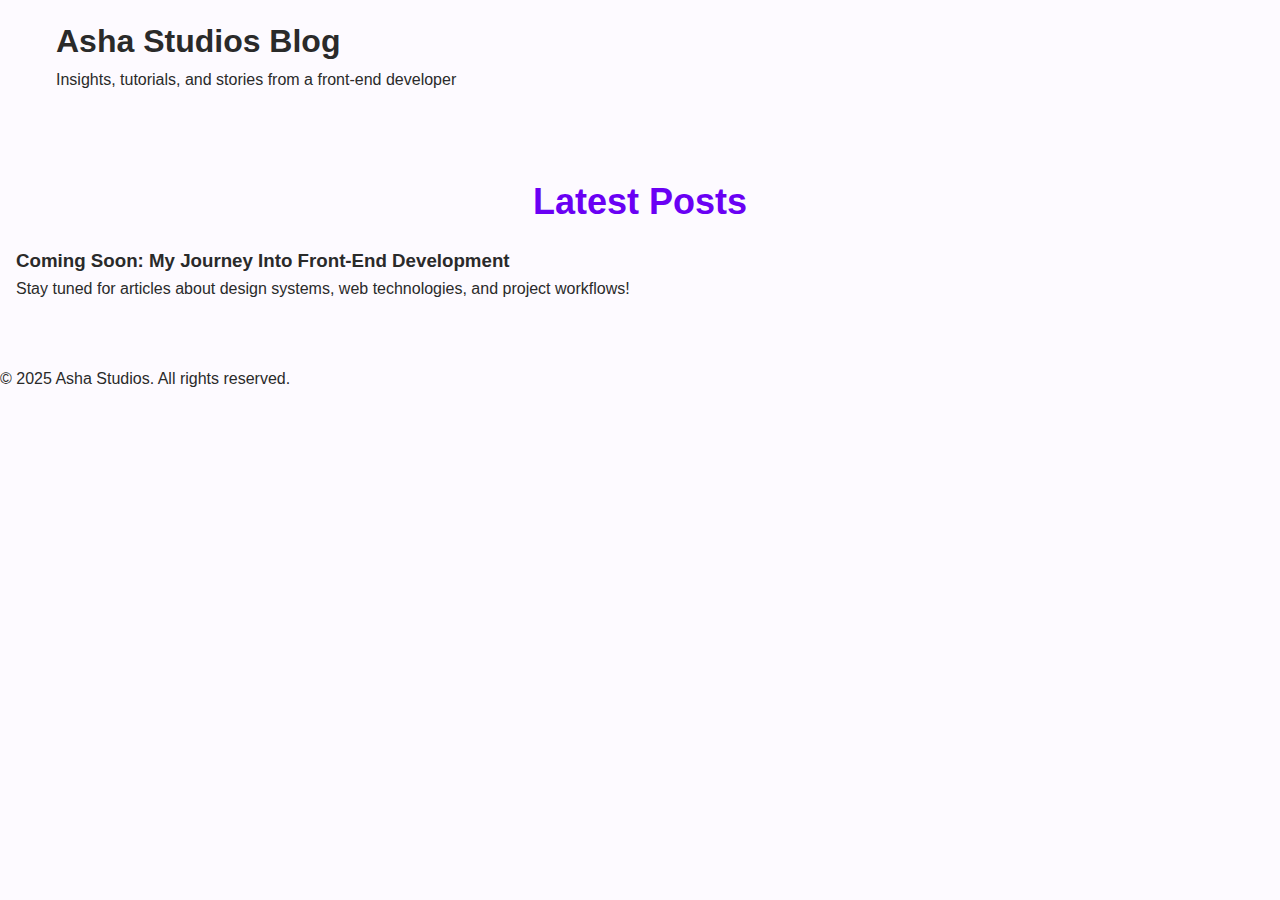
<file: blog.html>
<!DOCTYPE html>
<html lang="en">
<head>
  <meta charset="UTF-8" />
  <meta name="viewport" content="width=device-width, initial-scale=1.0"/>
  <meta name="description" content="Asha Studios Blog - creative front-end articles, tutorials, and project stories.">
  <title>Asha Studios Blog</title>
  <link rel="stylesheet" href="style.css" />
</head>
<body class="bg-white text-gray-900 font-sans">
  <header class="bg-gradient-to-r from-purple-600 to-pink-500 text-white p-6">
    <div class="container mx-auto">
      <h1 class="text-4xl font-bold">Asha Studios Blog</h1>
      <p class="text-lg mt-2">Insights, tutorials, and stories from a front-end developer</p>
    </div>
  </header>
  <section class="p-8 max-w-3xl mx-auto">
    <h2 class="text-3xl font-semibold mb-4">Latest Posts</h2>
    <article class="mb-8">
      <h3 class="text-2xl font-bold mb-2">Coming Soon: My Journey Into Front-End Development</h3>
      <p>Stay tuned for articles about design systems, web technologies, and project workflows!</p>
    </article>
  </section>
  <footer class="bg-gray-900 text-white p-6 mt-8 text-center">
    <p>&copy; 2025 Asha Studios. All rights reserved.</p>
  </footer>
</body>
</html>
</file>
<file: style.css>
/* Reset & Base Styles */
* {
    margin: 0;
    padding: 0;
    box-sizing: border-box;
  }
  body {
    font-family: 'Poppins', sans-serif;
    background: #fdfaff;
    color: #2a2a2a;
    line-height: 1.6;
    font-size: 16px;
    overflow-x: hidden;
  }
  h2 {
    font-size: 2.25rem;
    color: #6a00f4;
    margin-bottom: 1rem;
    text-align: center;
  }
  a {
    text-decoration: none;
    color: inherit;
  }
  
  /* Container Utility */
  .container {
    max-width: 1200px;
    margin: auto;
    padding: 1rem;
  }
  
  /* Portfolio Grid */
  .grid {
    display: grid;
    grid-gap: 2rem;
  }
  .md\:grid-cols-2 {
    grid-template-columns: repeat(1, 1fr);
  }
  @media (min-width: 768px) {
    .md\:grid-cols-2 {
      grid-template-columns: repeat(2, 1fr);
    }
  }
  @media (min-width: 1024px) {
    .lg\:grid-cols-3 {
      grid-template-columns: repeat(3, 1fr);
    }
  }
  
  /* Project Cards */
  .portfolio-item {
    transition: transform 0.3s ease, box-shadow 0.3s ease;
    border-radius: 20px;
  }
  .portfolio-item:hover {
    transform: translateY(-6px);
    box-shadow: 0 20px 40px rgba(106, 0, 244, 0.2);
  }
  .portfolio-item img {
    width: 100%;
    height: 16rem;
    object-fit: cover;
    border-top-left-radius: 20px;
    border-top-right-radius: 20px;
  }
  .portfolio-item .p-4 {
    padding: 1rem;
  }
  .portfolio-item h3 {
    color: #6a00f4;
    font-size: 1.25rem;
    margin-bottom: 0.5rem;
  }
  .portfolio-item p {
    color: #444;
  }
  
  /* Section Padding */
  section {
    padding: 4rem 1rem;
  }
  
  /* Scroll Animation */
  .fade-in {
    opacity: 0;
    transform: translateY(30px);
    transition: all 0.6s ease-out;
  }
  .fade-in.visible {
    opacity: 1;
    transform: translateY(0);
  }
</file>
